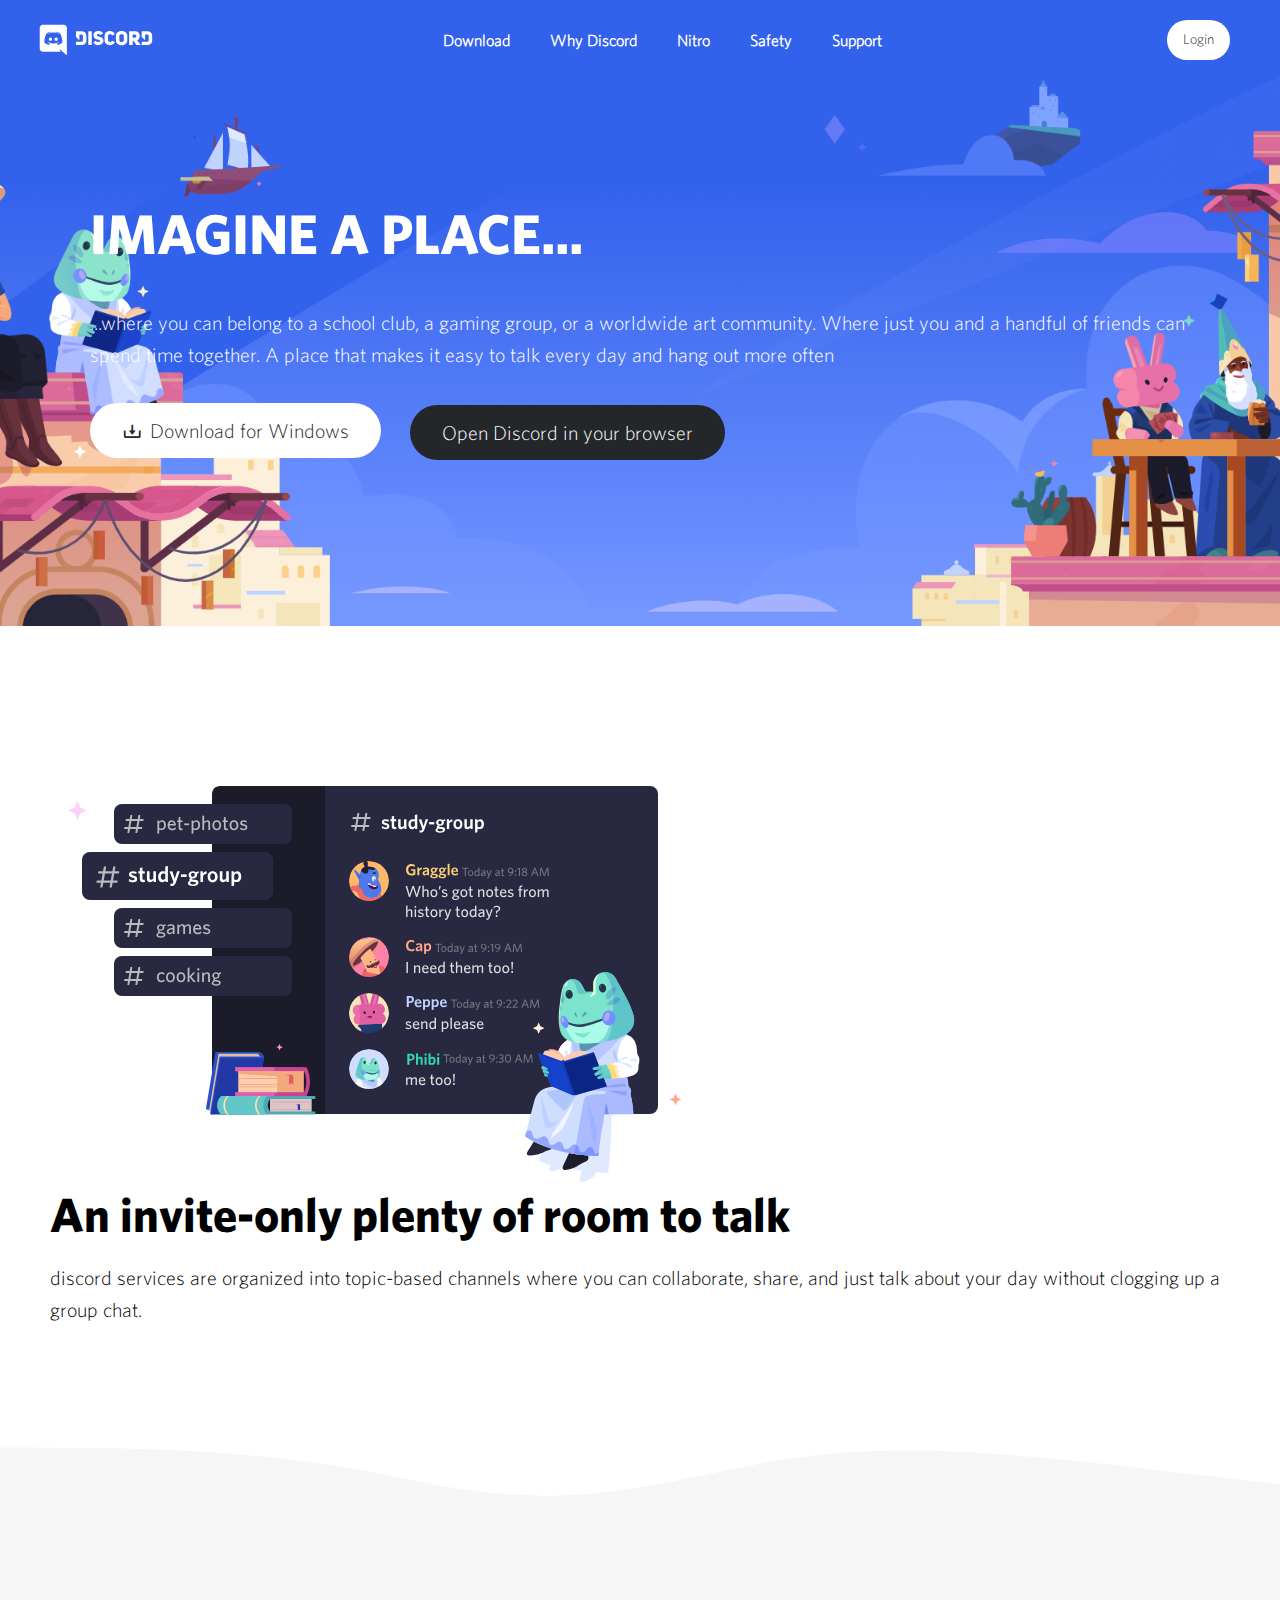
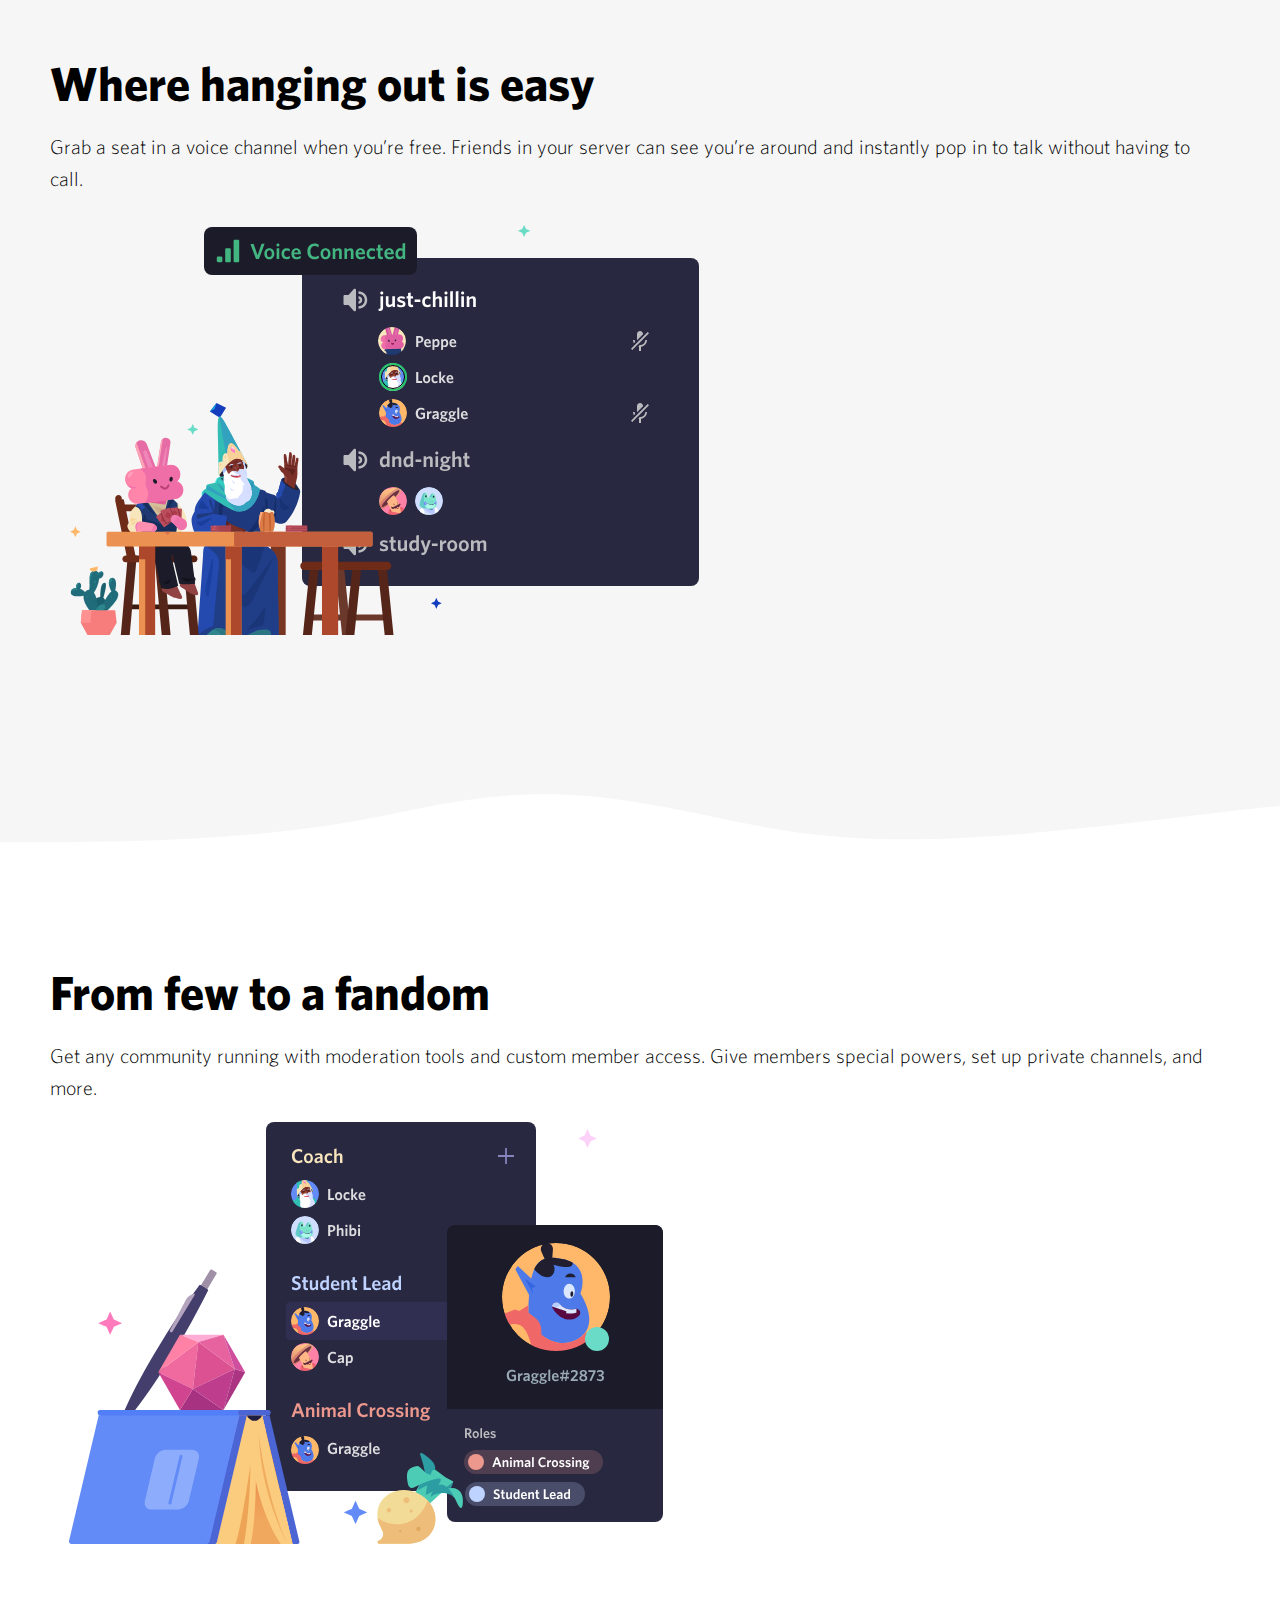
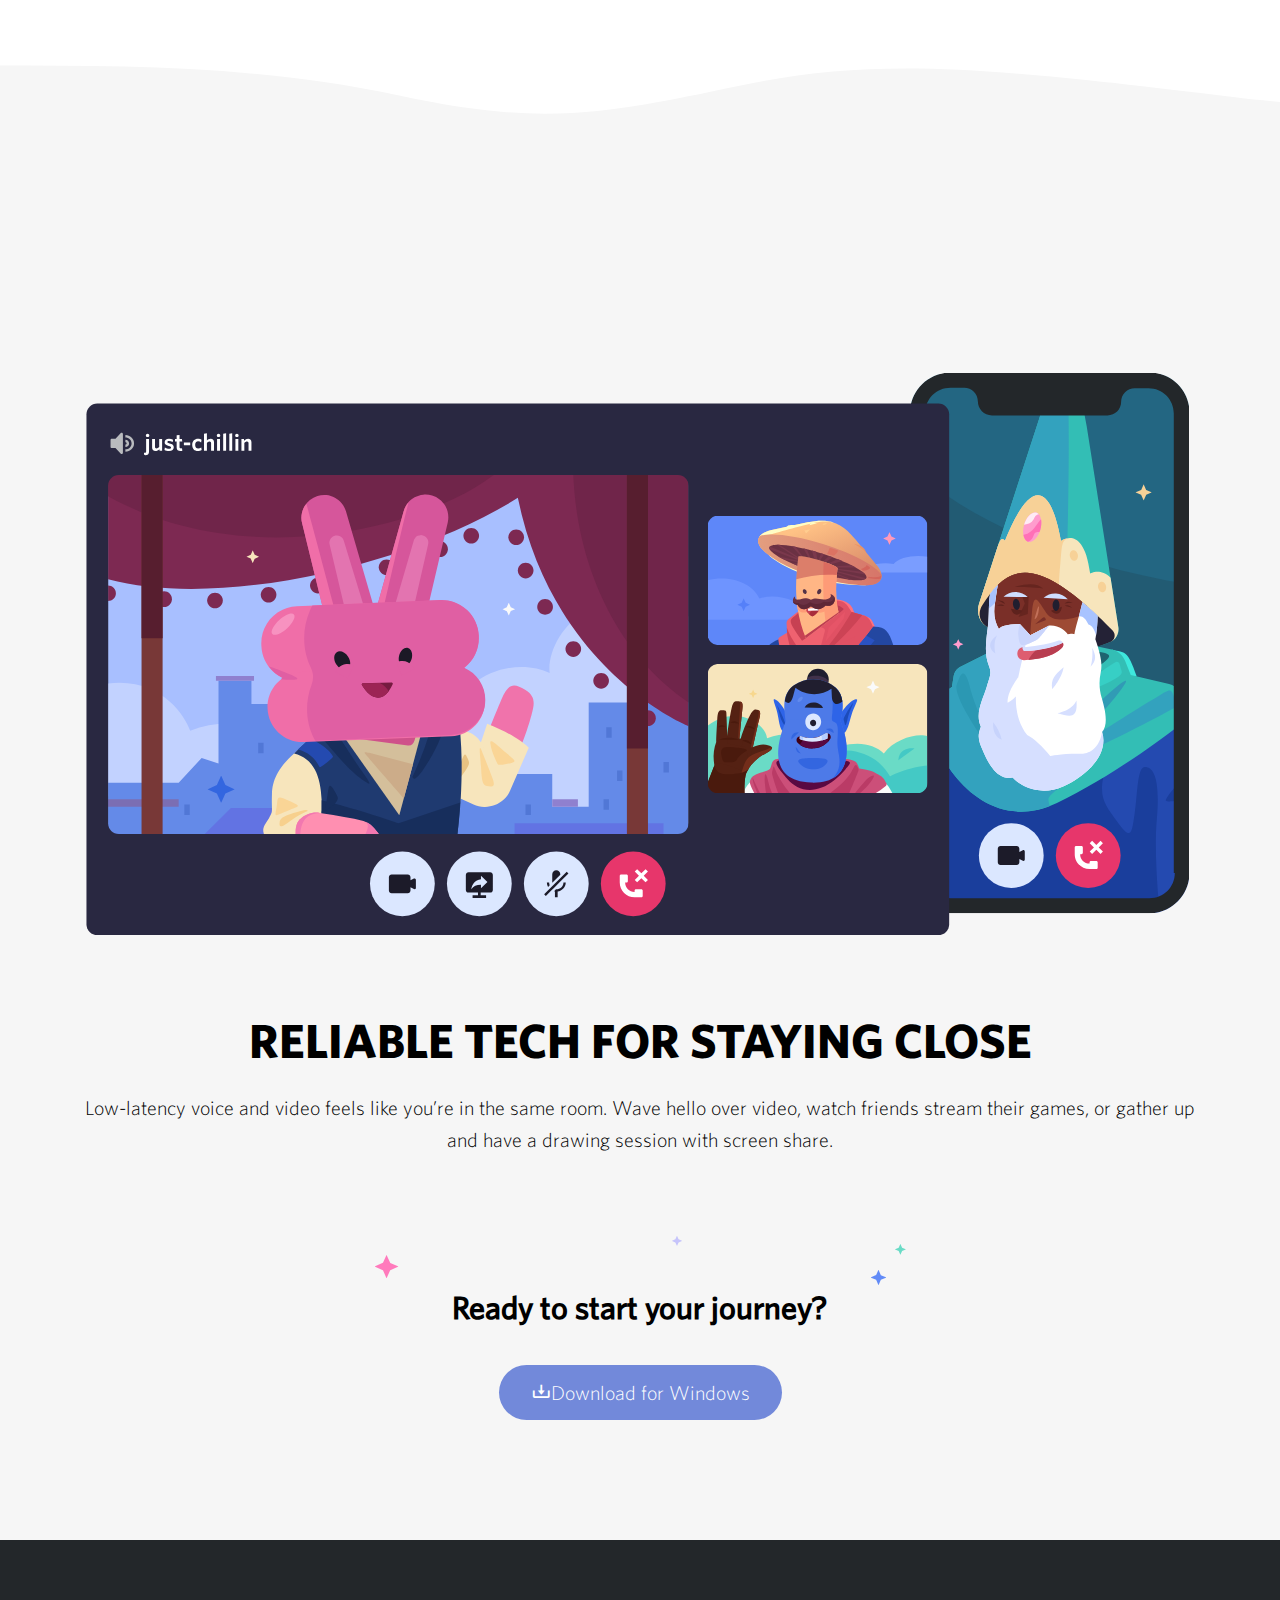
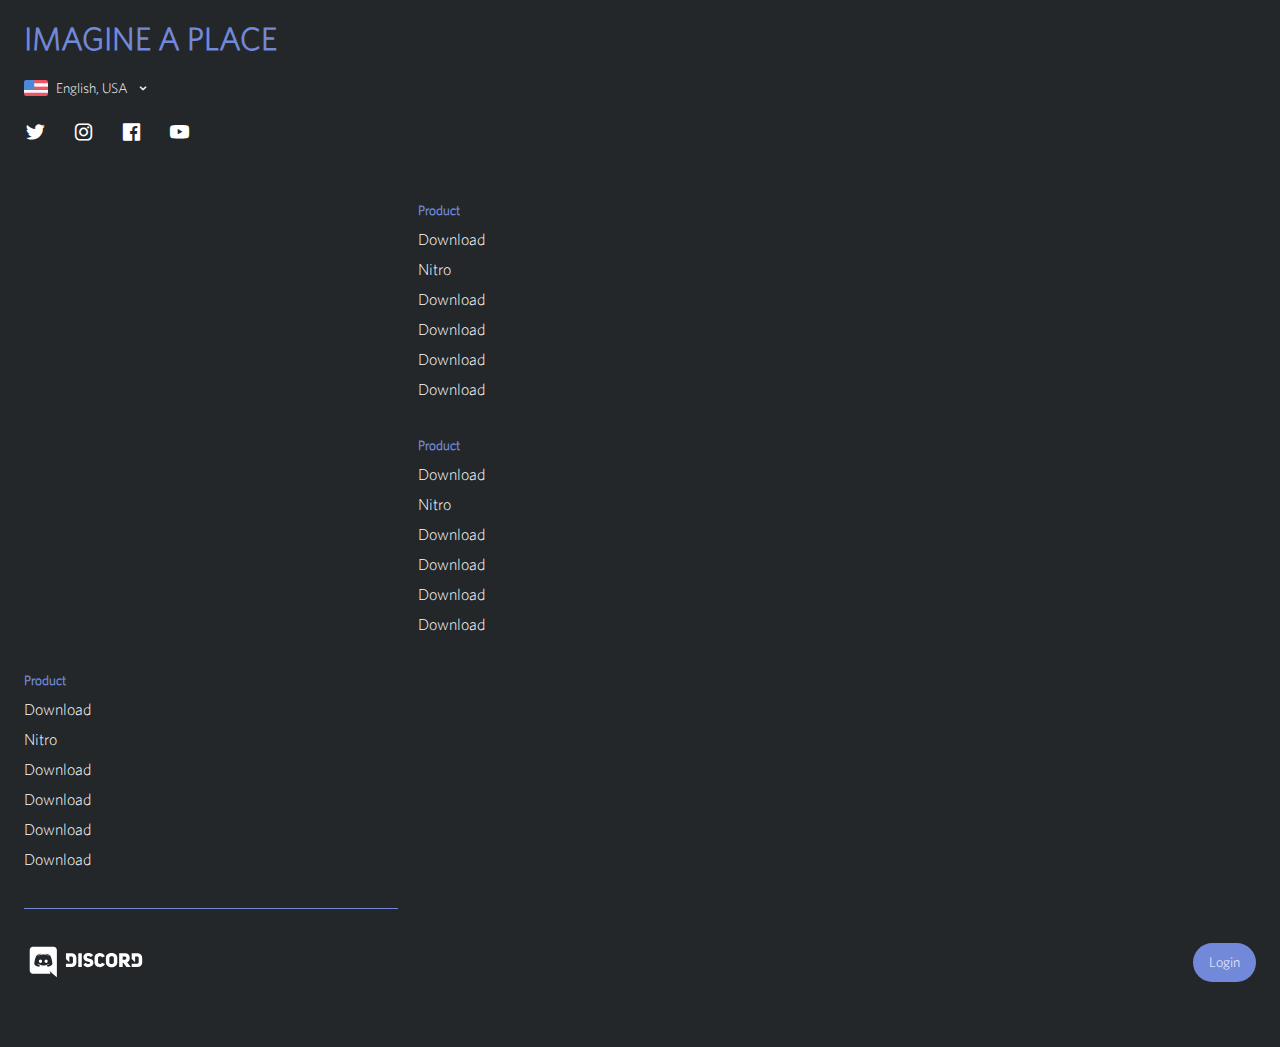
<file: discord/mainapp/templates/mainapp/index.html>
<!doctype html>
<html lang="en">

<head>
    <meta charset="UTF-8">
    <meta name="viewport" content="width=device-width, user-scalable=no, initial-scale=1.0, maximum-scale=1.0, minimum-scale=1.0">
    <meta http-equiv="X-UA-Compatible" content="ie=edge">
    <title>Discord | Your place to talk and hang out</title>
    <link href='https://unpkg.com/boxicons@2.0.7/css/boxicons.min.css' rel='stylesheet'>
    <link rel="stylesheet" href="main.css"> </head>

<body>

<section class="hero">

    <header class="main-header container">

        <nav class="main-nav">
            <a href="index.html" class="logo">
                <img src="./assets/images/logo.svg" alt="">
            </a>

            <ul class="nav-list">
                <li class="nav-item">
                   <a href="#" class="nav-link">Download</a>
               </li>
                <li class="nav-item">
                   <a href="#" class="nav-link">Why Discord</a>
               </li>
                <li class="nav-item">
                   <a href="#" class="nav-link">Nitro</a>
               </li>
                <li class="nav-item">
                   <a href="#" class="nav-link">Safety</a>
               </li>
                <li class="nav-item">
                   <a href="#" class="nav-link">Support</a>
               </li>
            </ul>

            <div class="nav-items-right">
                <a href="#" class="btn btn-small btn-light btn-login">Login</a>
                <span class="mobile-toggle">
                    <i class="bx bx-menu btn-open"></i>
                     <i class="bx bx-x btn-close"></i>
                </span>
            </div>
        </nav>

    </header>

    <div class="row container">

        <div class="hero-content-wrap">
            <h1 class="title primary-title">IMAGINE A PLACE...</h1>
            <p class="hero-description">...where you can belong to a school club, a gaming group, or a worldwide
                art community. Where just you and a handful of friends can spend time together. A place that makes it
                easy to talk every day and hang out more often
            </p>

            <div class="hero-btn-group">
                <a href="#" class="btn btn-large btn-light">
                    <i class="bx bx-download"></i> Download for Windows
                </a>
                 <a href="#" class="btn btn-large btn-dark">
                    Open Discord in your browser
                </a>
            </div>
        </div>

    </div>

</section>

<section class="collaboration">
    <div class="row container">
        <img src="./assets/images/section-1.svg" alt="" class="grid-image">
        <div class="text-group">
            <h2 class="title secondary-title">An invite-only plenty of room to talk </h2>
        <p>
            discord services are organized into topic-based channels where you can collaborate, share, and just talk
            about your day without clogging up a group chat.
        </p>
        </div>
    </div>
</section>

<svg class="wave" version="1.1" xmlns="http://www.w3.org/2000/svg" viewBox="0 0 1440 100" preserveAspectRatio="none">
    <path class="wave-path" d="M826.337463,25.5396311 C670.970254,58.655965 603.696181,68.7870267 447.802481,35.1443383
    C293.342778,1.81111414 137.33377,1.81111414 0,1.81111414 L0,150 L1920,150 L1920,1.81111414 C1739.53523,-16.6853983
    1679.86404,73.1607868 1389.7826,37.4859505 C1099.70117,1.81111414 981.704672,-7.57670281 826.337463,25.5396311 Z"
          fill="currentColor"></path>
</svg>

<section class="voice-channel">
    <div class="row container">
        <img src="./assets/images/section-2.svg" alt="" class="grid-image order-2">
        <div class="text-group order-1">
            <h2 class="title secondary-title">Where hanging out is easy</h2>
        <p>
            Grab a seat in a voice channel when you’re free. Friends in your server can see you’re around and instantly
            pop in to talk without having to call.
        </p>
        </div>
    </div>
</section>

<svg class="wave wave-inverted" version="1.1" xmlns="http://www.w3.org/2000/svg" viewBox="0 0 1440 100"
     preserveAspectRatio="none">
    <path class="wave-path" d="M826.337463,25.5396311 C670.970254,58.655965 603.696181,68.7870267 447.802481,35.1443383
    C293.342778,1.81111414 137.33377,1.81111414 0,1.81111414 L0,150 L1920,150 L1920,1.81111414 C1739.53523,-16.6853983
    1679.86404,73.1607868 1389.7826,37.4859505 C1099.70117,1.81111414 981.704672,-7.57670281 826.337463,25.5396311 Z"
          fill="currentColor"></path>
</svg>

<section class="moderation-tools">
    <div class="row container">
        <img src="./assets/images/section-3.svg" alt="" class="grid-image order-2">
        <div class="text-group order-1">
            <h2 class="title secondary-title">From few to a fandom</h2>
        <p>
            Get any community running with moderation tools and custom member access. Give members special powers, set
            up private channels, and more.
        </p>
        </div>
    </div>
</section>

<svg class="wave" version="1.1" xmlns="http://www.w3.org/2000/svg" viewBox="0 0 1440 100" preserveAspectRatio="none">
    <path class="wave-path" d="M826.337463,25.5396311 C670.970254,58.655965 603.696181,68.7870267 447.802481,35.1443383
    C293.342778,1.81111414 137.33377,1.81111414 0,1.81111414 L0,150 L1920,150 L1920,1.81111414 C1739.53523,-16.6853983
    1679.86404,73.1607868 1389.7826,37.4859505 C1099.70117,1.81111414 981.704672,-7.57670281 826.337463,25.5396311 Z"
          fill="currentColor"></path>
</svg>

<section class="video-call">
    <div class="row container">
        <img src="./assets/images/section-4.svg" alt=""  class="grid-image">
        <div class="text-group">
            <h2 class="title secondary-title">RELIABLE TECH FOR STAYING CLOSE</h2>
            <p>
                Low-latency voice and video feels like you’re in the same room. Wave hello over video, watch friends
                stream their games, or gather up and have a drawing session with screen share.
            </p>
        </div>
    </div>
</section>

<section class="download">
    <div class="row container remove-grid">
        <img src="./assets/images/sparkles.svg" alt="" class="sparkles">
         <h2>Ready to start your journey?</h2>
        <a href="#" class="btn btn-large btn-brand">
            <i class="bx bx-download"></i>Download for Windows
        </a>
    </div>
</section>

<footer class="main-footer">
    <div class="row container">
        <div class="info-box">
            <h4 class="footer-title">IMAGINE A PLACE</h4>
            <div class="languages">
                <img src="./assets/images/flag.png" alt="">
                <span>English, USA</span> <i class="bx bx-chevron-down"></i>
            </div>
            <div class="social-media">
                <a href="#" class="sm-link">
                    <i class="bx bxl-twitter"></i>
                </a>
                <a href="#" class="sm-link">
                    <i class="bx bxl-instagram"></i>
                </a>
                <a href="#" class="sm-link">
                    <i class="bx bxl-facebook-square"></i>
                </a>
                <a href="#" class="sm-link">
                    <i class="bx bxl-youtube"></i>
                </a>
            </div>
        </div>

        <div class="spacer"></div>

        <div class="footer-links-group">
            <h5 class="footer-title">Product</h5>
            <a href="#" class="footer-link">Download</a>
            <a href="#" class="footer-link">Nitro</a>
            <a href="#" class="footer-link">Download</a>
            <a href="#" class="footer-link">Download</a>
            <a href="#" class="footer-link">Download</a>
            <a href="#" class="footer-link">Download</a>
        </div>

        <div class="footer-links-group">
            <h5 class="footer-title">Product</h5>
            <a href="#" class="footer-link">Download</a>
            <a href="#" class="footer-link">Nitro</a>
            <a href="#" class="footer-link">Download</a>
            <a href="#" class="footer-link">Download</a>
            <a href="#" class="footer-link">Download</a>
            <a href="#" class="footer-link">Download</a>
        </div>

        <div class="footer-links-group">
            <h5 class="footer-title">Product</h5>
            <a href="#" class="footer-link">Download</a>
            <a href="#" class="footer-link">Nitro</a>
            <a href="#" class="footer-link">Download</a>
            <a href="#" class="footer-link">Download</a>
            <a href="#" class="footer-link">Download</a>
            <a href="#" class="footer-link">Download</a>
        </div>

        <div class="divider"></div>
    </div>

    <div class="row container remove-grid">
        <a href="index.html" class="logo">
            <img src="./assets/images/logo.svg" alt="">
        </a>
        <a href="#" class="btn btn-small btn-brand">Login</a>
    </div>
</footer>
</body>
</html>
</file>
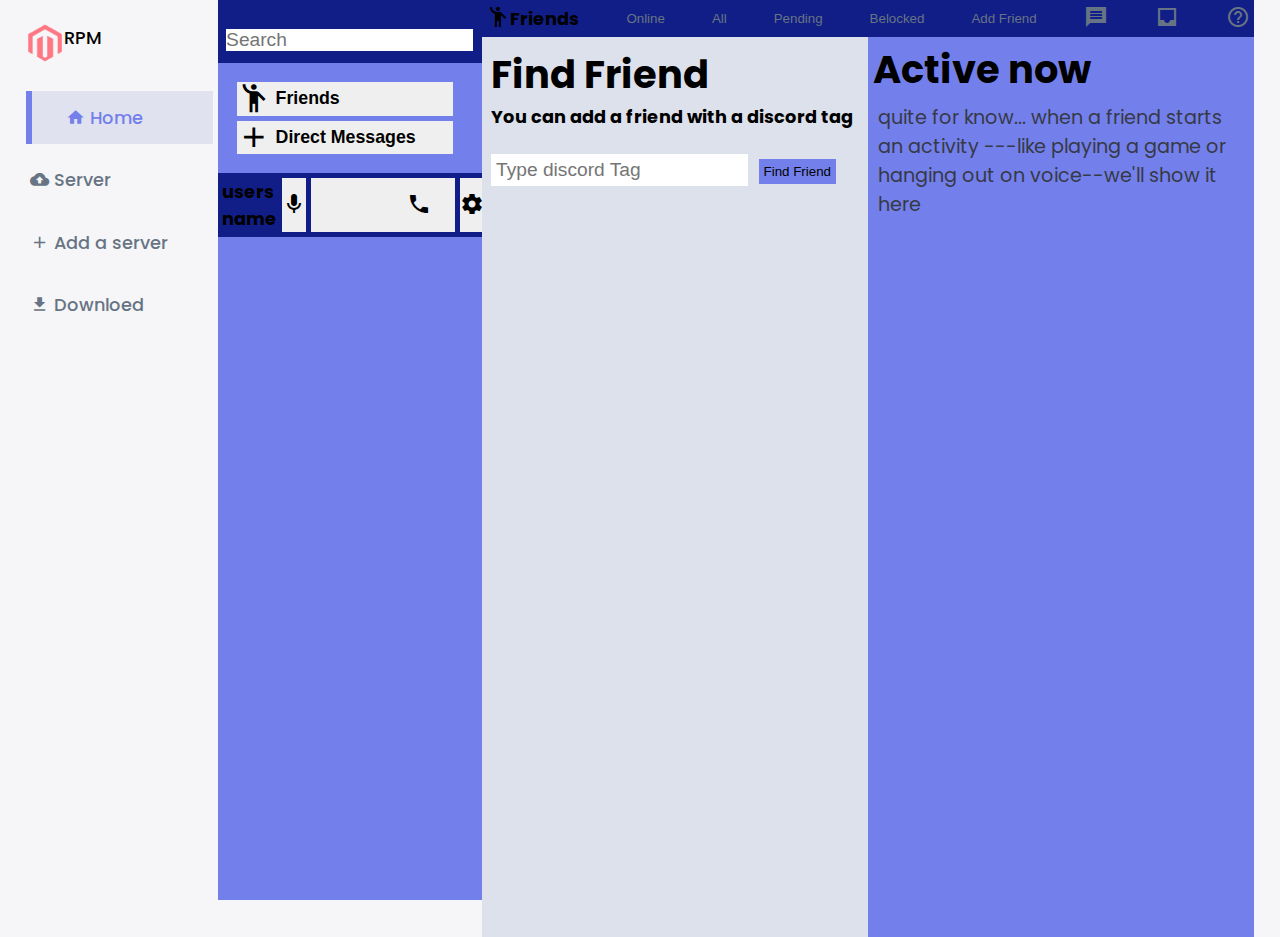
<file: discord/mainapp/templates/mainapp/dashboard.html>
<!DOCTYPE html>
<html lang="en">
<head>
    <meta charset="UTF-8">
    <meta http-equiv="X-UA-Compatible" content="IE=edge">
    <meta name="viewport" content="width=device-width, initial-scale=1.0">
    <title>Dashboard</title>
    <!--style sheet-->
     <link rel="stylesheet" href="./CSS/dashboardStyle.css">
     <!--Material icons-->
     <link href="https://fonts.googleapis.com/icon?family=Material+Icons+Sharp"
      rel="stylesheet">
</head>
<body>
    <div class="container">
        <aside>
          <div class="top">
            <div class="logo">
                <img src="./images/logo.png">
                <h3>R<span class="logo-span">PM</span></h3>
            </div>
            <div class="close" id="close-btn">
            <span class="material-icons-sharp">close</span>
            </div>
         </div>
        <div class="sidebar">
            <a href="sidebar" class="active">
                <span class="material-icons-sharp">
                    home
                    </span>                
                <h3>Home</h3>
            </a>
            <a href="sidebar">
                <span class="material-icons-sharp">
                    backup
                    </span>
                <h3>Server</h3>
            </a>
            <a href="sidebar">
                <span class="material-icons-sharp">
                    add
                    </span>
                <h3>Add a server</h3>
            </a>
            <a href="sidebar">
                <span class="material-icons-sharp">
                    download
                    </span>
                <h3>Downloed</h3>
            </a>
            </div>
    </aside>
     <!--end of aside-->
     <main class="main-div">
        <div class="main-div">
            <div class="direct">
                <div class="search">
                    <form method="GET">
                        <input type="text" name="search-field" placeholder="Search" class="text">
                    </form>
                </div>
                <div class="direct-message">
                    <button class="btn">
                        <span class="material-icons-sharp">
                            emoji_people
                            </span>
                            <h3>Friends</h3>
                    </button>
                    <button class="btn">
                        <span class="material-icons-sharp">
                            add
                            </span>
                            <h3>Direct Messages</h3>
                    </button>
                </div>
                <div class="user-div">
                  
                    <div class="user-info">
                        <h3>users name</h3>
                        <button><span class="material-icons-sharp">
                            mic
                            </span>
                        </button>
                        <button><span class="material-icons-sharp">
                            headphones
                            </span>
                        </button>
                        <button>
                            <span class="material-icons-sharp">
                                settings
                                </span>
                        </button>
                    </div>
                  
                 </div>
               
            </div>
            <div class="friends">
                <div class="header">
                    <div><span class="material-icons-sharp">
                        emoji_people
                        </span>
                        <h3>Friends</h3>
                    </div>
                    <button>Online</button>
                    <button>All</button>
                    <button>Pending</button>
                    <button>Belocked</button>
                    <button>Add Friend</button>
                    <button id="new-message"><span class="material-icons-sharp">
                        message
                        </span></button>
                    <button id="inbox"><span class="material-icons-sharp">
                        inbox
                        </span></button>
                    <button id="help"><span class="material-icons-sharp">
                        help_outline
                        </span></button>
                </div>
                <div id="friends-update-menu">
                    <div id="find-friend">
                        <h2>Find Friend</h2>
                        <h3>You can add a friend with a discord tag</h3>
                        <form>
                            <input type="text" class="text" placeholder="Type discord Tag">
                            <input type="submit" value="Find Friend" id="submit">
                        </form>
                    </div>
                    <div id="active">
                        <h2>
                            Active now
                        </h2>
                        <p>
                             quite for know...
                            when a friend starts an activity ---like playing a game or hanging out on voice--we'll show it here
                        </p>
                    </div>
                    </div>
                
                </div>
              
            </div>
        </div>
    </main>

    </div>
    
</body>
</html>
</file>
<file: discord/mainapp/templates/mainapp/main.css>
@font-face {
    font-family: 'Whitney Light';
    src: url('./assets/fonts/whitneylight.woff') format('woff');
}

@font-face {
    font-family: 'Whitney Medium';
    src: url('./assets/fonts/whitneymedium.woff') format('woff');
}

@font-face {
    font-family: 'Whitney Bold';
    src: url('./assets/fonts/whitneybold.woff') format('woff');
}

:root{
     --light-clr: #FFF;
    --dark-clr: #23272A;
    --brand-clr: #7289DA;
    --off-white-clr: #f6f6f6;
    --general-font-size: 2rem;
    --primary-title-font-size: 4.8rem;
    --secondary-title-font-size: 4rem;
    --main-font-family-light: 'Whitney Light', sans-serif;
    --main-font-family-medium: 'Whitney Medium', sans-serif;
    --main-font-family-bold: 'Whitney Bold', sans-serif;
    --num-of-grid-columns: 4;
    --section-spacing: 5.6rem 2.4rem;
    --container-width: 126rem;
}
* {
    margin: 0;
    padding: 0;
    box-sizing: border-box;
}

html {
    font-size: 62.5%;
}



body {
    font-size: var(--general-font-size);
    font-family: var(--main-font-family-light);
}

a {
    text-decoration: none;
    display: inline-block;
}

img {
    max-width: 100%;
    display: block;
}

.hero{
    background: url("./assets/images/hero-bg.jpg") center/cover;
}

.main-header{
    height: 8rem;
    padding: 0 2.4rem;
}

.container{
    max-width: var(--container-width);
    margin: 0 auto;
}

.main-nav{
    height: 100%;
    display: flex;
    align-items: center;
    justify-content: space-between;
}

.logo{
    width: 12.4rem;
}

.nav-list{
    display: none;
}

.nav-items-right{
    display: flex;
    align-itmes: center;
}

.btn:hover{
    box-sahdow: 0 .8rem 1.5rem rgba(0, 0, 0, .2);
}

.btn-small{
    font-size: 1.4rem;
    padding: .7rem 1.6rem;
    border-radius: 4rem;
}

.btn-light{
    background-color: var(--light-clr);
    color: var(--dark-clr);
}

.btn-light:hover{
    color: var(--brand-clr);
}

.btn-login{
    margin-right: 1.6rem;
    line-height: 1.8;
}

.mobile-toggle{
    display: flex;
    font-size: 3.6rem;
    color: var(--light-clr);
    cursor: pointer;
}

.btn-close{
    display: none;
}

.row{
    display: grid;
    grid-template-columns: repeat(var(--num-of-grid-columns), lfr);
    gap: 0 2rem;
    padding: var(--section-spacing);
}

.hero-content-wrap{
    grid-column: span var(--num-of-grid-columns);
    color: var(--light-clr);
}

.title{
    font-family: var(--main-font-family-bold);
}

.primary-title{
    font-size: var(--primary-title-font-size);
    line-height: 120%;
}

.hero-description{
    line-height: 3.2rem;
    margin-top: 2.4rem;
}

.hero-btn-group .btn-light{
    margin: 2.4rem 2.4rem 0 0;
    display: inline-flex;
}

.hero-btn-group .btn-light i{
    align-self: center;
    margin-right: .8rem;
}

.btn-dark{
    background-color: var(--dark-clr);
    color: var(--light-clr);
    margin-top: 2.4rem;
    tranistion: background-color .5s;
}

.btn-dark:hover{
    bakcground-color: #36393f;
}
.btn-large{
    padding: 1.6rem 3.2rem;
    border-radius: 2.8rem;
}

/*Collaboration*/
.grid-image{
    margin-top: 2.4rem;
    grid-column: span 4;
}

.text-group{
    margin-top: 2rem;
    grid-column: span 4;
}

.secondary-title{
    font-size: var(--secondary-title-font-size);
}

.text-group p{
    margin-top: 2rem;
    line-height: 3.2rem;
}

/* Voice Channel */
.voice-channel{
    background-color: var(--off-white-clr);
}

.wave{
    color: var(--off-white-clr);
    display: block;
}

.wave-path{
    animation: wave-animation 1s linear infinite alternate;
}

@keyframes wave-animation {
    0% {
        d: path("M826.337463,25.5396311 C670.970254,58.655965 603.696181,68.7870267 447.802481,35.1443383 C293.342778,1.81111414 137.33377,1.81111414 0,1.81111414 L0,150 L1920,150 L1920,1.81111414 C1739.53523,-16.6853983 1679.86404,73.1607868 1389.7826,37.4859505 C1099.70117,1.81111414 981.704672,-7.57670281 826.337463,25.5396311 Z");
    }
    50% {
        d: path("M655.558582,28.4898877 C500.191373,61.6062216 422.833785,83.5422763 266.940085,49.8995879 C112.480383,16.5663637 84.0992497,8.02840272 0,44.7243294 L0,150.727527 L1920,150.727527 L1920,49.8995879 C1580.91676,-34.8808285 1438.10804,73.6768193 1148.0266,38.0019829 C857.945166,2.32714659 810.925791,-4.62644617 655.558582,28.4898877 Z");
    }
    100% {
        d: path("M842.322034,38.0019829 C686.954825,71.1183168 623.386282,53.08497 467.492582,19.4422816 C313.032879,-13.8909426 84.0992497,8.02840272 0,44.7243294 L0,150.727527 L1920,150.727527 L1920,76.8685643 C1512.23604,-35.3595639 1568.70222,67.4289432 1278.62078,31.7541069 C988.539347,-3.92072949 997.689243,4.88564905 842.322034,38.0019829 Z");
    }
}

.wave-inverted{
    transform: matrix(1, 0, 0, -1, 0, 0);
}

/*Video Call*/
.video-call{
    background-color: var(--off-white-clr);
}

.video-call .row{
    padding-bottom: 8rem;
}

.video-call .text-group{
    grid-column: span var(--num-of-grid-columns);
    margin-top: 0;
}

.video-call .text-group p{
    margin-top: 2.4rem;
}

.video-call .grid-image{
    width: 100%;
    grid-column: span var(--num-of-grid-columns);
    margin-top: 2.4rem;
}

/*Download*/
.download{
    background-color: var(--off-white-clr);
    position: relative;
}

.download .remove-grid{
    display: block;
    padding-top: 0;
    text-align: center;
}

.sparkles{
    display: inline-block;
}

.download h2{
    font-size: 3.2rem;
    font-family: var(--main-font-family-medium);
}

.btn-brand{
    background-color: var(--brand-clr);
    color: var(--light-clr);
    transition: backgroun-color .5s;
}

.download .btn-brand{
    margin-top: 4rem;
}

.btn-brand:hover{
    background-color: #8ea1e1;
}

/*Main footer */
.main-footer{
    background-color: var(--dark-clr);
    color: var(--light-clr);
    padding: 8rem 2.4rem 6.4rem;
}

.main-footer .row{
    padding: 0;
}

.info-box{
    grid-column: span 4;
    margin-bottom: 5.6rem;
}

.footer-title{
    color: var(--brand-clr);
}

.info-box .footer-title{
    font-size: 3.2rem;
    font-fmaily: var(--main-font-family-medium);
}

.languages{
    display: flex;
    margin: 2.4rem 0;
    align-items: center;
    font-size: 1.4rem;
}

.languages img{
    width: 2.4rem;
}

.languages span{
    margin: 0 .8rem;
}

.sm-link{
    font-size: 2.3rem;
    color: inherit;
    margin-right: 2rem;
}

.spacer{
    display: none;
}

.footer-links-group{
    margin-bottom: 4rem;
    font-size: 1.6rem;
    grid-column: span 2;
}

.footer-link{
    display: block;
    margin-top: 1.2rem;
    color: inherit;
}

.divider{
    grid-column: 1/-1;
    height: 1px;
    background-color: var(--brand-clr);
    margin-bottom: 3.2rem;
}

.main-footer .remove-grid{
    display: flex;
    align-items: center;
    justify-content: space-between;
}

.main-footer .btn-brand{
    line-height: 1.8;
}

@media screen and (min-width: 768px){
    :root {
    --primary-title-font-size: 5.6rem;
    --secondary-title-font-size: 4.8rem;
    --num-of-grid-columns: 8;
    --section-spacing: 8rem 4rem;
    }

    .hero{
        min-height: 62.6rem;
    }

    .hero-content-wrap{
        grid-column: span 5;
    }

    .hero-description{
        margin: 4rem 0 .8rem;
    }

    .grid-image{
        margin: auto 0;
    }

    .text-group{
        margin-top: 0;
        display: flex;
        flex-direction: column;

        justify-content: center;
    }

    .order-1{
        order: 1;
    }

    .order-2{
        order: 2;
    }

    .video-call{
        text-align: center;
    }

    .info-box{
        grid-column: span 3;
        grid-row: span 2;
    }

    .spacer{
        display: block;
        grid-row: span 2;
    }
}

@media screen and (min-width: 1024px) {
    :root {
        --num-of-grid-columns: 12;
        --section-spacing: 12rem 4rem;
    }

    .nav-list{
        display: flex;
        list-style: none;
    }

    .nav-link{
        font-size: 1.6rem;
        color: var(--light-clr);
        margin: 0 1rem;
        padding: 1rem;
        font-weight: bold;
    }

    .nav-link:hover{
        text-decoration: underline;
    }

    .hero-content-wrap{
        grid-column: 3/span 8;
    }

    .mobile-toggle{
        display: none;
    }

    .grid-image{
        grid-column: span 7;
    }

    .text-group{
        grid-column: 9/-1;
    }

    .order-1{
       grid-column: 1/span 4;
    }

    .order-2{
        grid-column: 6/-1;
    }

    .video-call .text-group{
        grid-column: 2/span 10;
    }
}
</file>
<file: discord/mainapp/templates/mainapp/CSS/dashboardStyle.css>
@import url('https://fonts.googleapis.com/css2?family=Poppins:wght@300;400;500;600;700;800&display=swap');


:root{
    --color-primary: #7380ec;
    --color-danger : #ff7782;
    --color-sucess: #41f1b6;
    --color-warning :#ffbb55;
    --color-white: #fff;
    --colr-info-dark: #7d8da1;
    --color-info-light: #dce1eb;
    --color-dark: #363946;
    --color-light: rgba(132, 139, 200, 0.18);
    --color-primary-variant: #111e88;
    --color-dark-variant: #677483;
    --color-background: #f6f6f9;

    --card-border-radius: 2rem;
    --border-radius-1: 0.4rem;
    --border-radius-2: 0.4rem;
    --border-radius-3: 0.4rem;
    
    --card-padding: 1.8rem;
    --pading-1:1.2rem;
    --box-shadow: 0 2 rem 3rem var(--color-light)
}
*{
    margin: 0;
    padding: 0;
    appearance: none;
    border: 0;
    text-decoration: none;
    list-style: none;
    box-sizing: border-box;
}
html{
    font-size: 3rem;
}
body{
    width : 100vw;
    height: 100vh;
    font-family: poppins,m sans_serif;
    font-size: 0.88rem;
    background: var(--color-background);
    user-select: none;
    overflow-x: hidden;
}
a{
    color: var(--color-dark)
}
img{
    display: block;
    width: 100%rem;
}
h1{
    font-weight: 800;
    font-size: 1.8rem;
}
h2{
    font-size: 0.8rem;
}
h3{
    font-size: 0.37rem;
}
h4{
    font-size: 0.8rem;
}
h5{
    font-size: 0.77rem;
}
small{
    font-size: 0.75rem;
}
.container{
    display: grid;
    width: 96%;
    margin: 0 auto;
    grid-template-columns: 4rem auto;
}
.profile-image{
    width: 2.8rem;
    height: 2.8em;
    border-radius: 50%;
    overflow: hidden;
}
.text_muted{
    color: var(--color-info-dark);
}
p{
    color: var(--color-dark-variant)
}
b{
    color: var(--color-dark);
}
.primary{
    color: var(--color-primary);
}
.danger{
    color: var(--color-danger);
}
.success{
    color: var(--color-sucess);
}
.warning{
    color: var(--color-warning);
}
aside{
    height: 100vh;
}

aside .top{
    display: flex;
    justify-content: space-between;
    align-items: center;
    margin-top: 0.5rem;
}
aside .logo{
    display: flex;
}
aside .logo img{
    width: 0.8rem;
    height: 0.8rem;
}
aside .close{
    display: none;
}
aside .sidebar{
    display: flex;
    flex-direction: column;
    height: 86vh;
    position: relative;
    top: 0.5rem;
}
aside h3{
    font-weight: 500;

}
aside .sidebar a{
    display: flex;
    color: var(--color-dark-variant);
    margin: 0.1rem;
    gap: 0.1rem;
    align-items: center;
    position: relative;
    height: 1.1rem;
    transition: all 300ms ease;
}
aside .sidebar a span{
    font-size: 0.4rem;
    transition: all 300ms ease;
}

aside .sidebar a.active{
    background:var(--color-light);
    color: var(--color-primary);
    margin-left: 0;
}
aside .sidebar a.active:before{
    content: "";
    width: 6px;
    height: 100%;
    background-color: var(--color-primary);
}
aside .sidebar a.active span{
    color: var(--color-primary);
    margin-left:calc(0.7rem - 4px) ;
}
aside .sidebar a:hover{
    color: var(--color-primary);
}
aside .sidebar a:hover span{
    margin-left: 0.5rem;
}
.main-div{
    display: grid;
    width: 100%;
    grid-template-columns: 5.5rem 16.1rem;
}
.direct{
    display: inline;
    background-color: var(--color-primary);
}
.search{
    display: flex;
    align-items: center;
    background-color: var(--color-primary-variant);
}
   
form{
    margin: 0 auto;
    position: relative;
}
.text{
    size :20;
    font-size: 0.4rem;
}
.direct-message{
    padding: 0.2rem;
    gap:0.1rem ;
    margin: 0.1rem;
}
.btn{
    display: flex;
    width: 92%;
    margin-top: 0.5rem;
    align-items: center;
    margin: 0 auto;
     margin: 0.1rem;
    gap: 0.1rem;
    align-items: center;
    position: relative;
    transition: all 300ms ease;
}
.btn:hover{
    box-shadow: var(--box-shadow);
    background-color: var(--color-info-light);
}
.btn:hover span{
    margin-left: 0.5rem;
}
.btn span{
    font-size: 0.7rem;
}
.user-div{
    display: flex;
    justify-content: space-between;
    width: 100%;
    align-items: center;
    background-color: var(--color-primary-variant);
    padding: 0.1rem;
}
.user-info{
    display: flex;
    justify-content: space-between;
    gap : 0.1rem;
}
.user-div button:hover{
    box-shadow: var(--box-shadow);
    background-color: var(--color-info-light);
}
.header{
    display: flex;
    justify-content: space-between;
    padding: 0.1rem;
    gap : 0.1rem;
    background-color: var(--color-primary-variant);
}
.header button{
    color: var(--color-dark-variant);
    background-color: var(--color-primary-variant);
}
.header button:hover{
    color: var(--color-info-light);
}
.header div{
    display: flex;
    justify-content: space-between;
}
#new-message{
float: right;
}
#inbox{
float: right;
}
#help{
float: right;
}
#friends-update-menu{
    display: grid;
    grid-template-columns: 50% 50%;
    height: 100%;
    background-color: white;
     margin: 0 auto;
}
#find-friend{
    display: inline;
    height: 100%;
    background-color: var(--color-info-light);
    padding: 0.2rem;
    box-shadow: var(--box-shadow);

}
#find-friend input{
 padding: 0.1rem
}
#submit{
    background-color: var(--color-primary);
}
#submit:hover{
    background-color: var(--color-dark-variant);
}
#active{
    display: inline;
    height: 100%;
    background-color: var(--color-primary);
    padding: 0.1rem;

}
#active p{
    padding: 0.1rem;
    font-size: 0.4rem;
    color: var(--color-dark);
}
</file>
